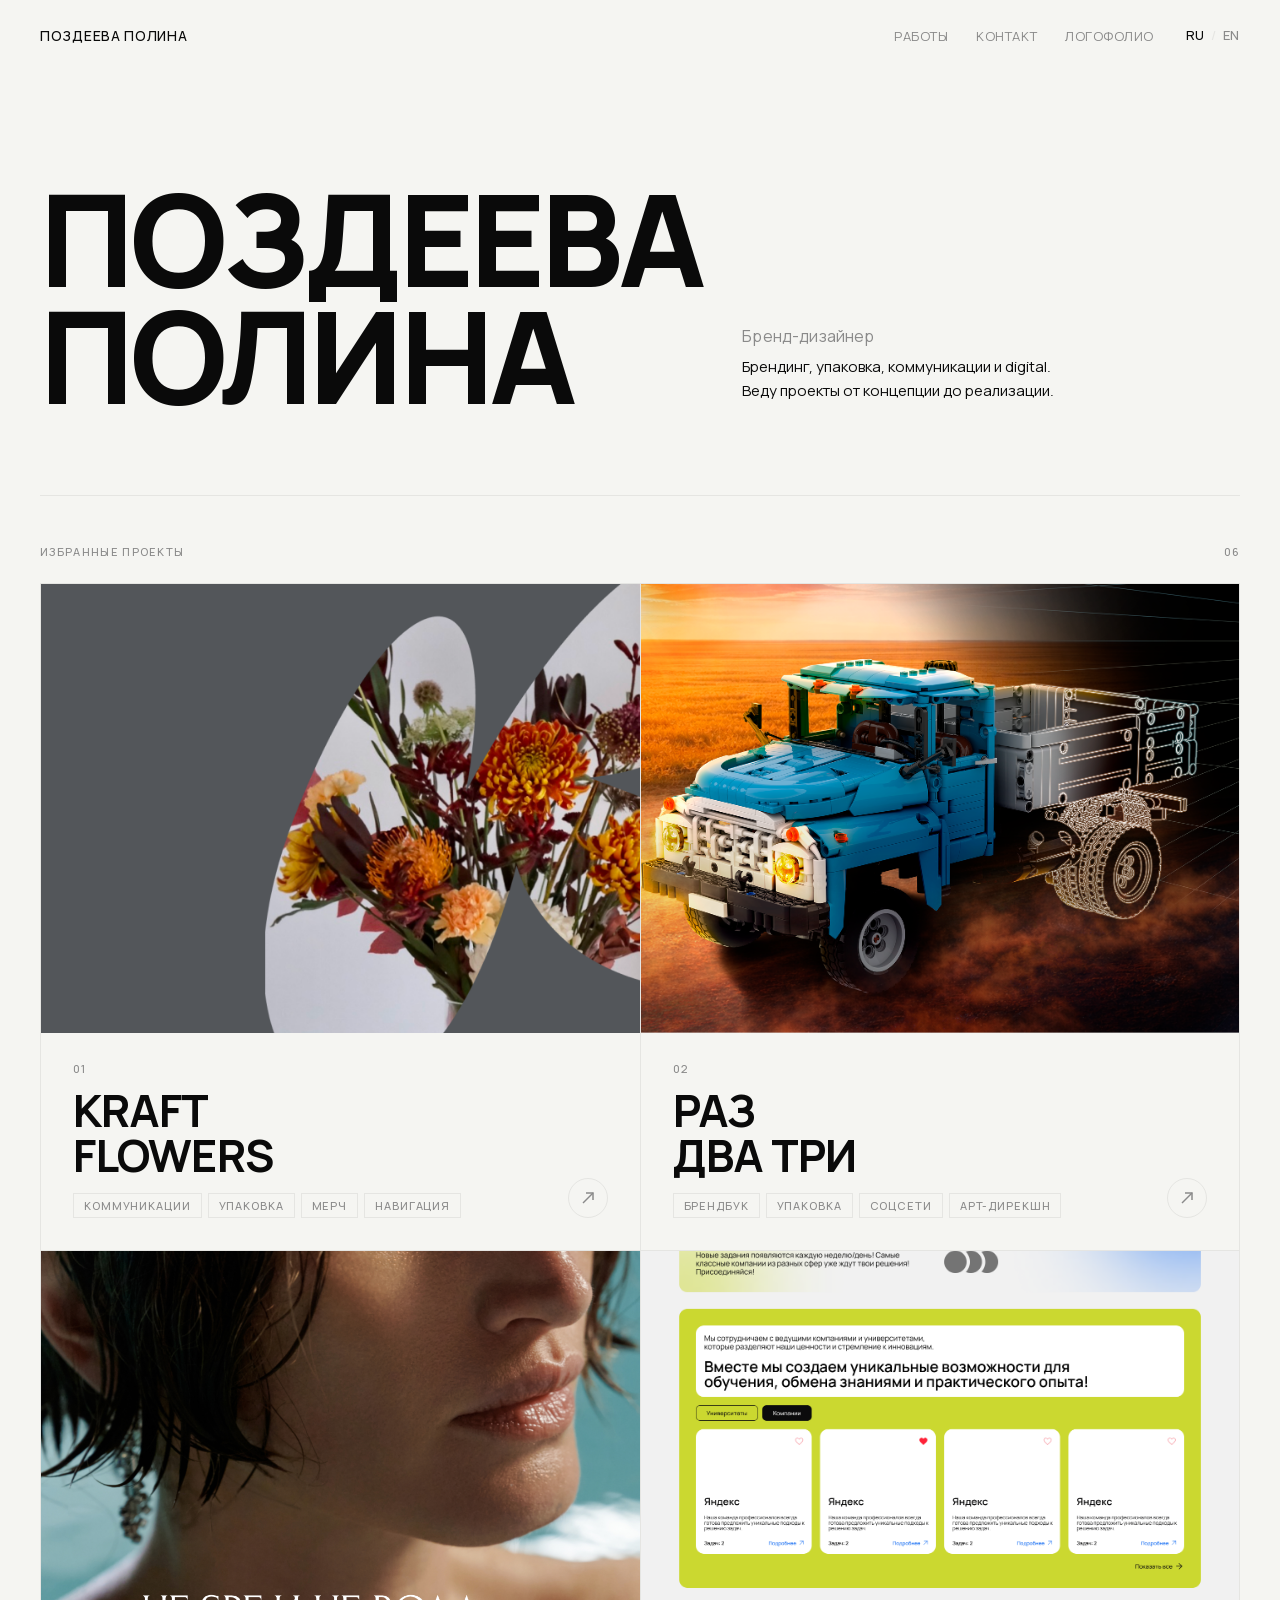
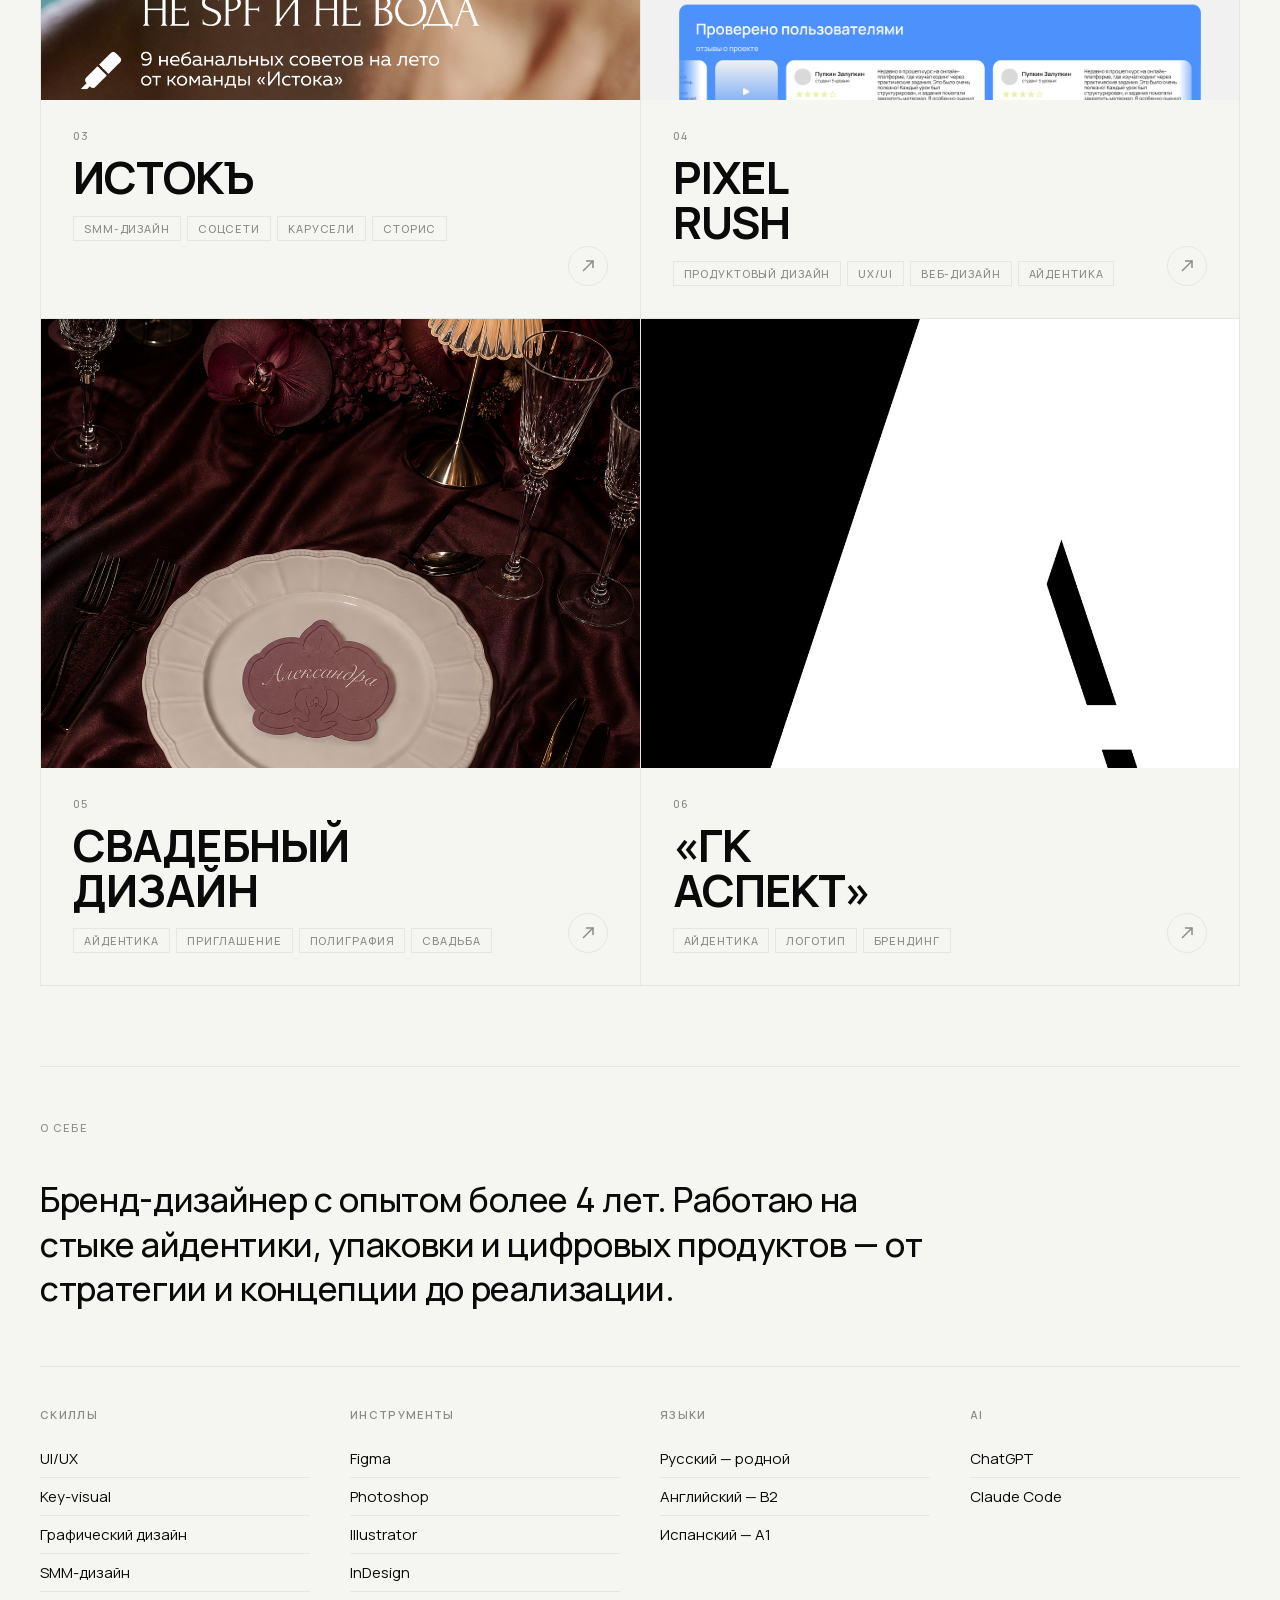
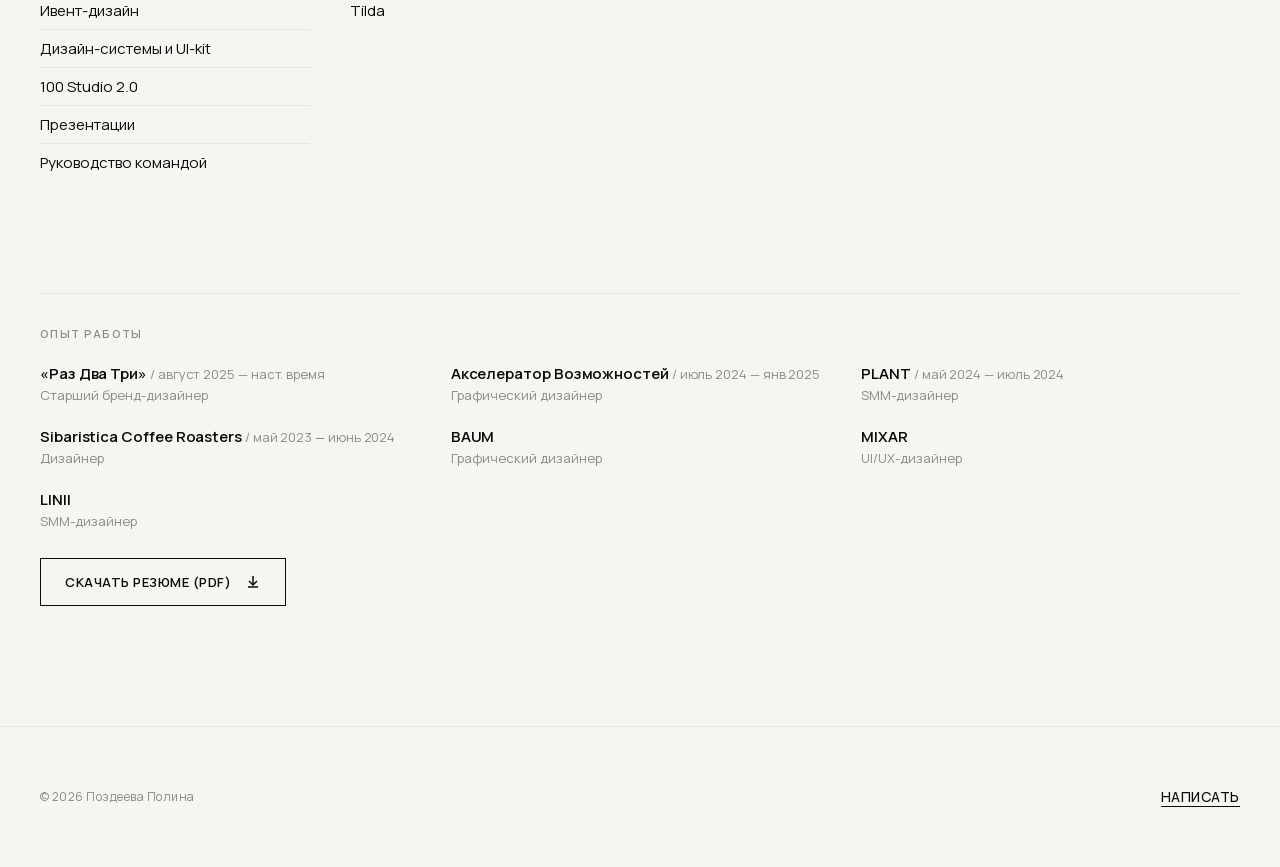
<file: index.html>
<!DOCTYPE html>
<html lang="ru">
<head>
  <meta charset="UTF-8">
  <meta name="viewport" content="width=device-width, initial-scale=1.0">
  <title>Поздеева Полина — Бренд-дизайнер</title>
  <meta name="description" content="Портфолио бренд-дизайнера Полины Поздеевой: брендинг, упаковка, коммуникации и digital. Kraft Flowers, Раз Два Три, Истокъ, PixelRush.">
  <meta property="og:type" content="website">
  <meta property="og:title" content="Поздеева Полина — Бренд-дизайнер">
  <meta property="og:description" content="Брендинг, упаковка, коммуникации и digital — от концепции до реализации.">
  <meta property="og:url" content="https://pauline-p-s.github.io/">
  <meta property="og:image" content="https://pauline-p-s.github.io/img/og.jpg">
  <meta property="og:image:width" content="1200">
  <meta property="og:image:height" content="630">
  <meta property="og:locale" content="ru_RU">
  <meta name="twitter:card" content="summary_large_image">
  <meta name="twitter:title" content="Поздеева Полина — Бренд-дизайнер">
  <meta name="twitter:description" content="Брендинг, упаковка, коммуникации и digital — от концепции до реализации.">
  <meta name="twitter:image" content="https://pauline-p-s.github.io/img/og.jpg">
  <meta name="theme-color" content="#f5f5f2">
  <link rel="stylesheet" href="style.css">
</head>
<body>

  <!-- NAV -->
  <nav class="nav" id="mainNav">
    <a href="index.html" class="nav-name" data-ru="Поздеева Полина" data-en="Pauline Pozdeeva">Поздеева Полина</a>
    <div class="nav-right">
      <ul class="nav-links">
        <li><a href="#cases" data-ru="Работы" data-en="Work">Работы</a></li>
        <li><a href="https://t.me/p_pauline" target="_blank" rel="noopener" data-ru="Контакт" data-en="Contact">Контакт</a></li>
        <li><a href="logofolio/index.html" data-ru="Логофолио" data-en="Logofolio">Логофолио</a></li>
      </ul>
      <div class="lang-switch">
        <button class="lang-btn active" data-lang="ru">RU</button>
        <span class="lang-sep">/</span>
        <button class="lang-btn" data-lang="en">EN</button>
      </div>
    </div>
  </nav>

  <!-- HERO -->
  <section class="hero">
    <h1 class="hero-name" data-ru="Поздеева<br>Полина" data-en="Pauline<br>Pozdeeva">Поздеева<br>Полина</h1>
    <div class="hero-info">
      <p class="hero-role" data-ru="Бренд-дизайнер" data-en="Brand Designer">Бренд-дизайнер</p>
      <p class="hero-desc" data-ru="Брендинг, упаковка, коммуникации и digital. Веду проекты от концепции до реализации." data-en="Branding, packaging, communications and digital. Driving projects from concept to delivery.">Брендинг, упаковка, коммуникации и digital. Веду проекты от концепции до реализации.</p>
    </div>
  </section>

  <div class="divider"></div>

  <!-- CASES -->
  <section id="cases">
    <div class="cases-header">
      <span class="cases-label" data-ru="Избранные проекты" data-en="Selected Work">Избранные проекты</span>
      <span class="cases-count">06</span>
    </div>

    <div class="cases-grid">

      <!-- CASE 1: KRAFT FLOWERS -->
      <a href="kraft-flowers.html" class="case-card">
        <div class="case-thumb">
          <img class="case-thumb-img" src="img/kraft-cover.png" alt="Kraft Flowers — Цветочная подписка">
        </div>
        <div class="case-body">
          <div class="case-num">01</div>
          <div class="case-client">Kraft<br>Flowers</div>
          <div class="case-tags">
            <span class="case-tag" data-ru="Коммуникации" data-en="Communications">Коммуникации</span>
            <span class="case-tag" data-ru="Упаковка" data-en="Packaging">Упаковка</span>
            <span class="case-tag" data-ru="Мерч" data-en="Merch">Мерч</span>
            <span class="case-tag" data-ru="Навигация" data-en="Wayfinding">Навигация</span>
          </div>
        </div>
        <div class="case-arrow">
          <svg viewBox="0 0 16 16"><line x1="3" y1="13" x2="13" y2="3"/><polyline points="6,3 13,3 13,10"/></svg>
        </div>
      </a>

      <!-- CASE 2: РАЗ ДВА ТРИ -->
      <a href="raz-dva-tri.html" class="case-card">
        <div class="case-thumb">
          <img class="case-thumb-img" src="img/123-zil.png" alt="Раз Два Три — конструкторы">
        </div>
        <div class="case-body">
          <div class="case-num">02</div>
          <div class="case-client">Раз<br>Два Три</div>
          <div class="case-tags">
            <span class="case-tag" data-ru="Брендбук" data-en="Brand Book">Брендбук</span>
            <span class="case-tag" data-ru="Упаковка" data-en="Packaging">Упаковка</span>
            <span class="case-tag" data-ru="Соцсети" data-en="Social Media">Соцсети</span>
            <span class="case-tag" data-ru="Арт-дирекшн" data-en="Art Direction">Арт-дирекшн</span>
          </div>
        </div>
        <div class="case-arrow">
          <svg viewBox="0 0 16 16"><line x1="3" y1="13" x2="13" y2="3"/><polyline points="6,3 13,3 13,10"/></svg>
        </div>
      </a>

      <!-- CASE 3: ИСТОКЪ -->
      <a href="istok.html" class="case-card">
        <div class="case-thumb">
          <img class="case-thumb-img" src="img/istok-1.png" alt="Истокъ — SMM-дизайн">
        </div>
        <div class="case-body">
          <div class="case-num">03</div>
          <div class="case-client">Истокъ</div>
          <div class="case-tags">
            <span class="case-tag" data-ru="SMM-дизайн" data-en="SMM Design">SMM-дизайн</span>
            <span class="case-tag" data-ru="Соцсети" data-en="Social Media">Соцсети</span>
            <span class="case-tag" data-ru="Карусели" data-en="Carousels">Карусели</span>
            <span class="case-tag" data-ru="Сторис" data-en="Stories">Сторис</span>
          </div>
        </div>
        <div class="case-arrow">
          <svg viewBox="0 0 16 16"><line x1="3" y1="13" x2="13" y2="3"/><polyline points="6,3 13,3 13,10"/></svg>
        </div>
      </a>

      <!-- CASE 4: PIXELRUSH -->
      <a href="pixelrush.html" class="case-card">
        <div class="case-thumb">
          <img class="case-thumb-img" src="img/pixelrush-concept.png" alt="PixelRush — EdTech-платформа">
        </div>
        <div class="case-body">
          <div class="case-num">04</div>
          <div class="case-client">Pixel<br>Rush</div>
          <div class="case-tags">
            <span class="case-tag" data-ru="Продуктовый дизайн" data-en="Product Design">Продуктовый дизайн</span>
            <span class="case-tag" data-ru="UX/UI" data-en="UX/UI">UX/UI</span>
            <span class="case-tag" data-ru="Веб-дизайн" data-en="Web Design">Веб-дизайн</span>
            <span class="case-tag" data-ru="Айдентика" data-en="Identity">Айдентика</span>
          </div>
        </div>
        <div class="case-arrow">
          <svg viewBox="0 0 16 16"><line x1="3" y1="13" x2="13" y2="3"/><polyline points="6,3 13,3 13,10"/></svg>
        </div>
      </a>

      <!-- CASE 5: WEDDING -->
      <a href="wedding.html" class="case-card">
        <div class="case-thumb">
          <img class="case-thumb-img" src="img/yable-card-m.png" alt="Свадьба Марины и Евгения — айдентика">
        </div>
        <div class="case-body">
          <div class="case-num">05</div>
          <div class="case-client">Свадебный<br>дизайн</div>
          <div class="case-tags">
            <span class="case-tag" data-ru="Айдентика" data-en="Identity">Айдентика</span>
            <span class="case-tag" data-ru="Приглашение" data-en="Invitation">Приглашение</span>
            <span class="case-tag" data-ru="Полиграфия" data-en="Print">Полиграфия</span>
            <span class="case-tag" data-ru="Свадьба" data-en="Wedding">Свадьба</span>
          </div>
        </div>
        <div class="case-arrow">
          <svg viewBox="0 0 16 16"><line x1="3" y1="13" x2="13" y2="3"/><polyline points="6,3 13,3 13,10"/></svg>
        </div>
      </a>

      <!-- CASE 6: АСПЕКТ -->
      <a href="aspect.html" class="case-card">
        <div class="case-thumb">
          <img class="case-thumb-img" src="logofolio/Frame_5.png" alt="ГК «Аспект» — айдентика">
        </div>
        <div class="case-body">
          <div class="case-num">06</div>
          <div class="case-client">«ГК<br>Аспект»</div>
          <div class="case-tags">
            <span class="case-tag" data-ru="Айдентика" data-en="Identity">Айдентика</span>
            <span class="case-tag" data-ru="Логотип" data-en="Logo">Логотип</span>
            <span class="case-tag" data-ru="Брендинг" data-en="Branding">Брендинг</span>
          </div>
        </div>
        <div class="case-arrow">
          <svg viewBox="0 0 16 16"><line x1="3" y1="13" x2="13" y2="3"/><polyline points="6,3 13,3 13,10"/></svg>
        </div>
      </a>

    </div>
  </section>

  <div class="divider" style="margin-top:80px;"></div>

  <!-- ABOUT -->
  <section id="about" class="about">
    <div class="about-header">
      <span class="cases-label" data-ru="О себе" data-en="About">О себе</span>
    </div>
    <div class="about-grid">
      <div class="about-intro">
        <p class="about-lead"
           data-ru="Бренд-дизайнер с опытом более 4 лет. Работаю на стыке айдентики, упаковки и цифровых продуктов — от стратегии и концепции до реализации."
           data-en="Brand designer with 4+ years of experience. Working at the intersection of identity, packaging and digital products — from strategy and concept to delivery.">
          Бренд-дизайнер с опытом более 4 лет. Работаю на стыке айдентики, упаковки и цифровых продуктов — от стратегии и концепции до реализации.
        </p>
      </div>

      <div class="about-cols">
        <div class="about-col">
          <h3 class="about-col-title" data-ru="Скиллы" data-en="Skills">Скиллы</h3>
          <ul class="about-list">
            <li data-ru="UI/UX" data-en="UI/UX">UI/UX</li>
            <li data-ru="Key-visual" data-en="Key-visual">Key-visual</li>
            <li data-ru="Графический дизайн" data-en="Graphic design">Графический дизайн</li>
            <li data-ru="SMM-дизайн" data-en="SMM design">SMM-дизайн</li>
            <li data-ru="Ивент-дизайн" data-en="Event design">Ивент-дизайн</li>
            <li data-ru="Дизайн-системы и UI-kit" data-en="Design systems & UI-kits">Дизайн-системы и UI-kit</li>
            <li data-ru="100 Studio 2.0" data-en="100 Studio 2.0">100 Studio 2.0</li>
            <li data-ru="Презентации" data-en="Presentations">Презентации</li>
            <li data-ru="Руководство командой" data-en="Team leadership">Руководство командой</li>
          </ul>
        </div>

        <div class="about-col">
          <h3 class="about-col-title" data-ru="Инструменты" data-en="Tools">Инструменты</h3>
          <ul class="about-list">
            <li>Figma</li>
            <li>Photoshop</li>
            <li>Illustrator</li>
            <li>InDesign</li>
            <li>Tilda</li>
          </ul>
        </div>

        <div class="about-col">
          <h3 class="about-col-title" data-ru="Языки" data-en="Languages">Языки</h3>
          <ul class="about-list">
            <li data-ru="Русский — родной" data-en="Russian — native">Русский — родной</li>
            <li data-ru="Английский — B2" data-en="English — B2">Английский — B2</li>
            <li data-ru="Испанский — A1" data-en="Spanish — A1">Испанский — A1</li>
          </ul>
        </div>

        <div class="about-col">
          <h3 class="about-col-title">AI</h3>
          <ul class="about-list">
            <li>ChatGPT</li>
            <li>Claude Code</li>
          </ul>
        </div>
      </div>

      <!-- EXPERIENCE -->
      <div class="exp">
        <div class="exp-title" data-ru="Опыт работы" data-en="Work Experience">Опыт работы</div>

        <div class="exp-grid">
          <div class="exp-job">
            <div class="exp-co">«Раз Два Три» <span class="exp-dates" data-ru="/ август 2025 — наст. время" data-en="/ Aug 2025 — present">/ август 2025 — наст. время</span></div>
            <div class="exp-role" data-ru="Старший бренд-дизайнер" data-en="Senior Brand Designer">Старший бренд-дизайнер</div>
          </div>

          <div class="exp-job">
            <div class="exp-co">Акселератор Возможностей <span class="exp-dates" data-ru="/ июль 2024 — янв 2025" data-en="/ Jul 2024 — Jan 2025">/ июль 2024 — янв 2025</span></div>
            <div class="exp-role" data-ru="Графический дизайнер" data-en="Graphic Designer">Графический дизайнер</div>
          </div>

          <div class="exp-job">
            <div class="exp-co">PLANT <span class="exp-dates" data-ru="/ май 2024 — июль 2024" data-en="/ May 2024 — Jul 2024">/ май 2024 — июль 2024</span></div>
            <div class="exp-role" data-ru="SMM-дизайнер" data-en="SMM Designer">SMM-дизайнер</div>
          </div>

          <div class="exp-job">
            <div class="exp-co">Sibaristica Coffee Roasters <span class="exp-dates" data-ru="/ май 2023 — июнь 2024" data-en="/ May 2023 — Jun 2024">/ май 2023 — июнь 2024</span></div>
            <div class="exp-role" data-ru="Дизайнер" data-en="Designer">Дизайнер</div>
          </div>

          <div class="exp-job">
            <div class="exp-co">BAUM</div>
            <div class="exp-role" data-ru="Графический дизайнер" data-en="Graphic Designer">Графический дизайнер</div>
          </div>

          <div class="exp-job">
            <div class="exp-co">MIXAR</div>
            <div class="exp-role" data-ru="UI/UX-дизайнер" data-en="UI/UX Designer">UI/UX-дизайнер</div>
          </div>

          <div class="exp-job">
            <div class="exp-co">LINII</div>
            <div class="exp-role" data-ru="SMM-дизайнер" data-en="SMM Designer">SMM-дизайнер</div>
          </div>
        </div>

        <a href="cv/Pauline-Pozdeeva-CV.pdf" download class="logofolio-link exp-cv-link" style="padding:14px 24px;font-size:13px;">
          <span data-ru="Скачать резюме (PDF)" data-en="Download résumé (PDF)">Скачать резюме (PDF)</span>
          <svg viewBox="0 0 16 16"><line x1="8" y1="2" x2="8" y2="10"/><polyline points="4,7 8,11 12,7"/><line x1="3" y1="13" x2="13" y2="13"/></svg>
        </a>
      </div>
    </div>
  </section>

  <!-- FOOTER -->
  <footer class="footer">
    <span class="footer-copy" data-ru="© 2026 Поздеева Полина" data-en="© 2026 Pauline Pozdeeva">© 2026 Поздеева Полина</span>
    <div class="footer-contact">
      <a href="https://t.me/p_pauline" target="_blank" rel="noopener" data-ru="Написать" data-en="Get in touch">Написать</a>
    </div>
  </footer>

  <script src="lang.js"></script>
  <script>
    // Nav scroll state
    const nav = document.getElementById('mainNav');
    window.addEventListener('scroll', () => {
      nav.classList.toggle('scrolled', window.scrollY > 10);
    });
  </script>
</body>
</html>
</file>
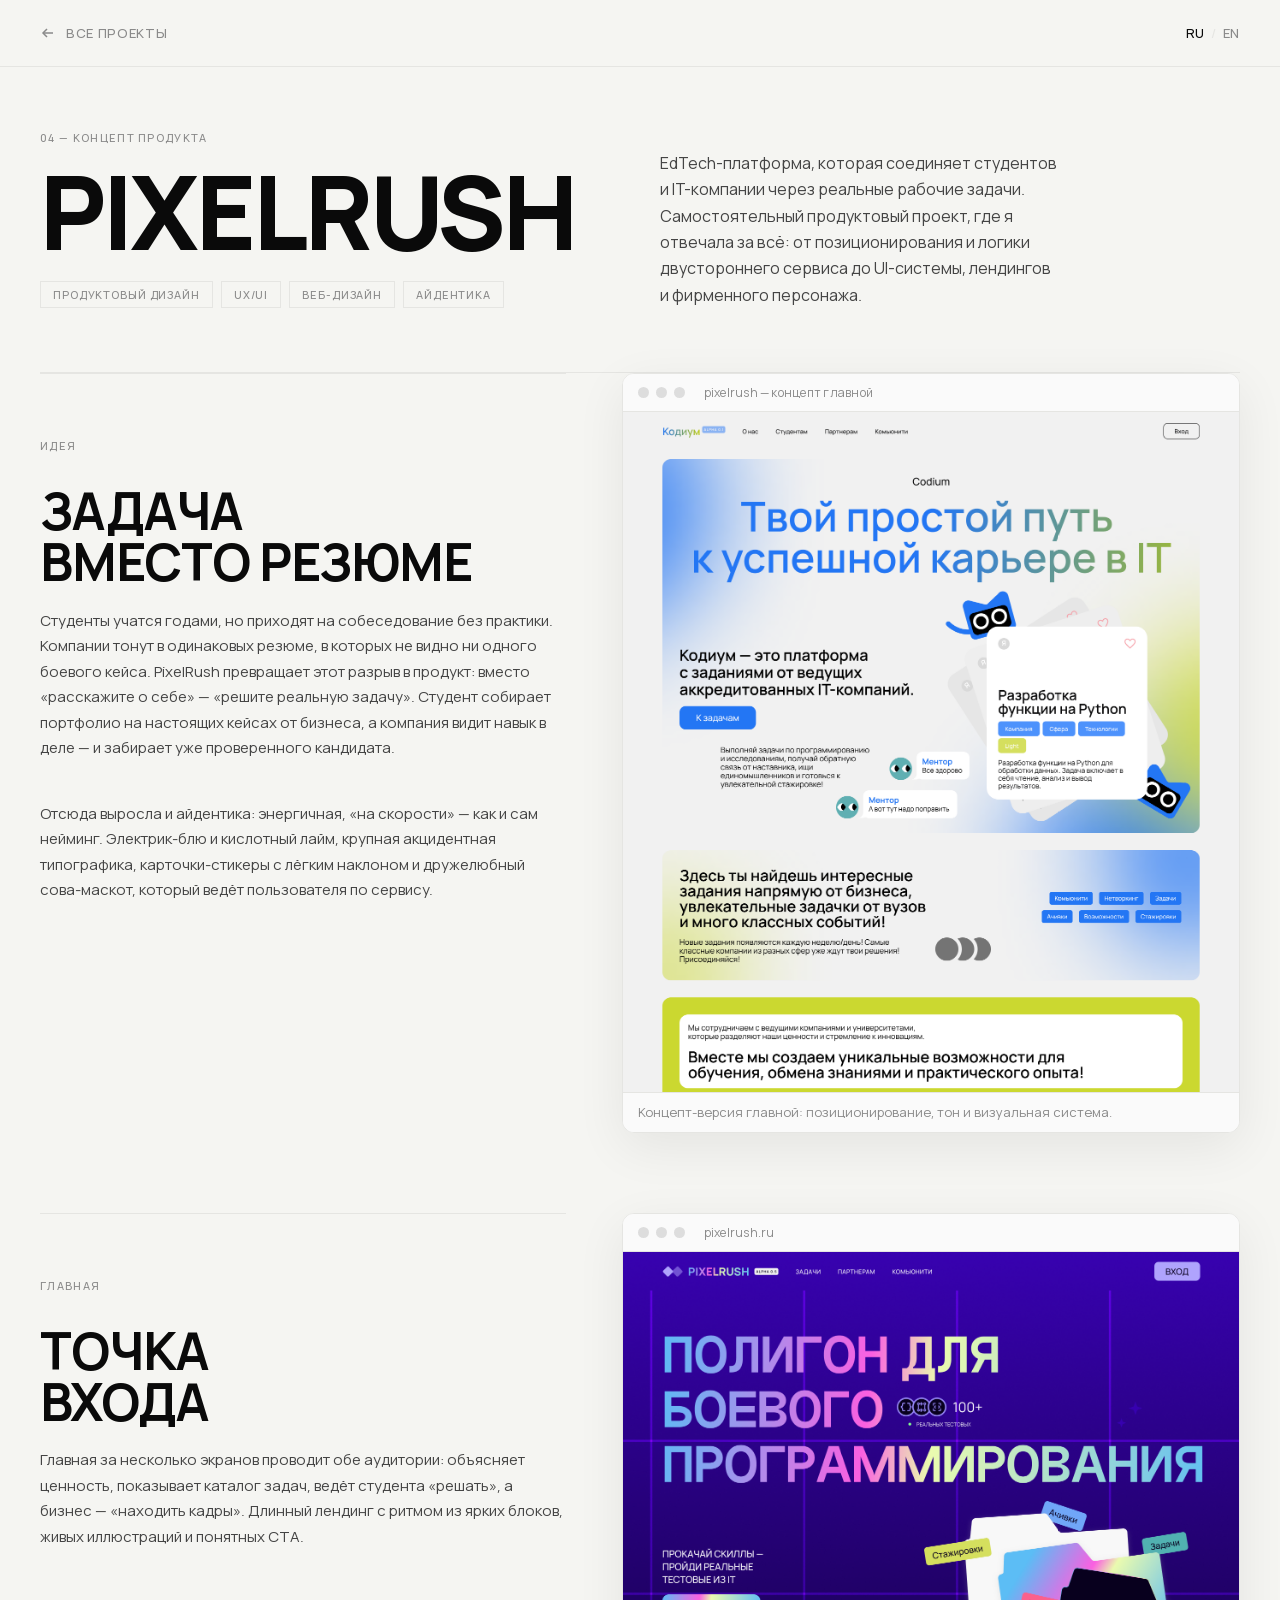
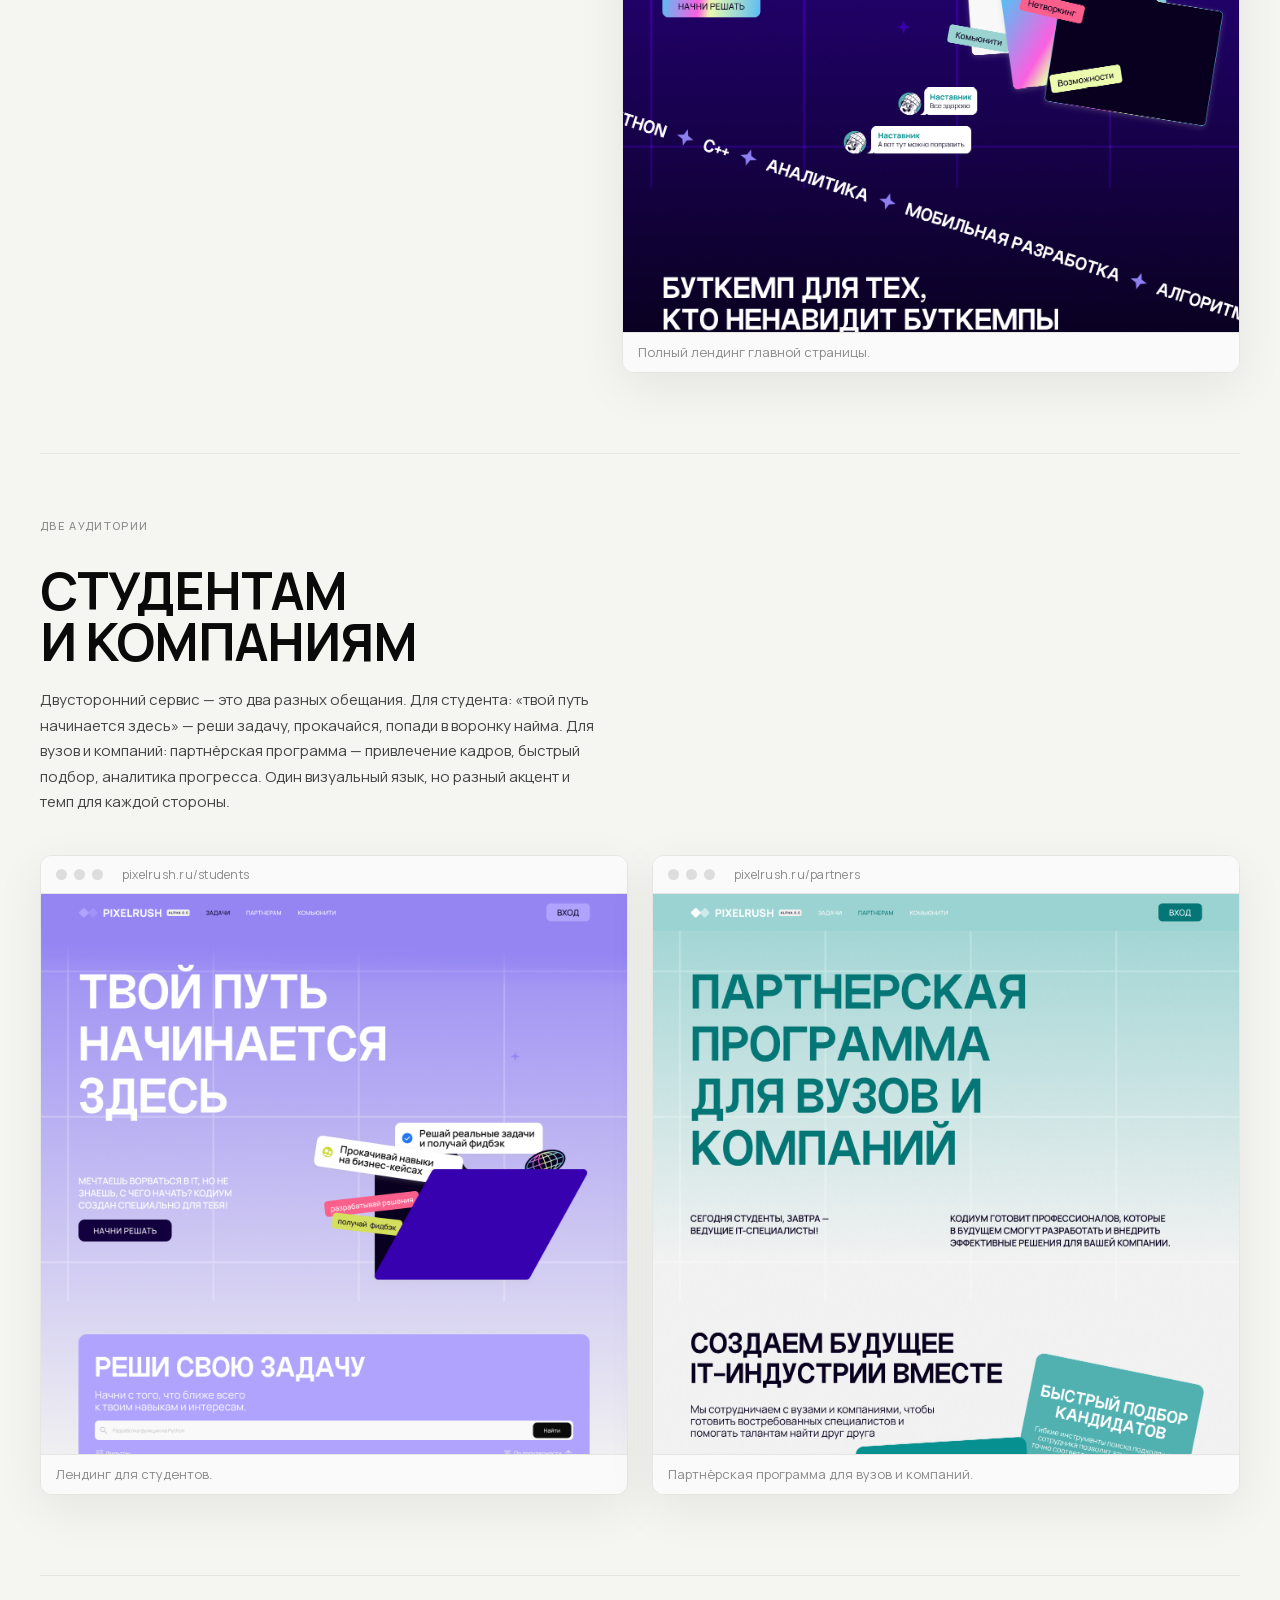
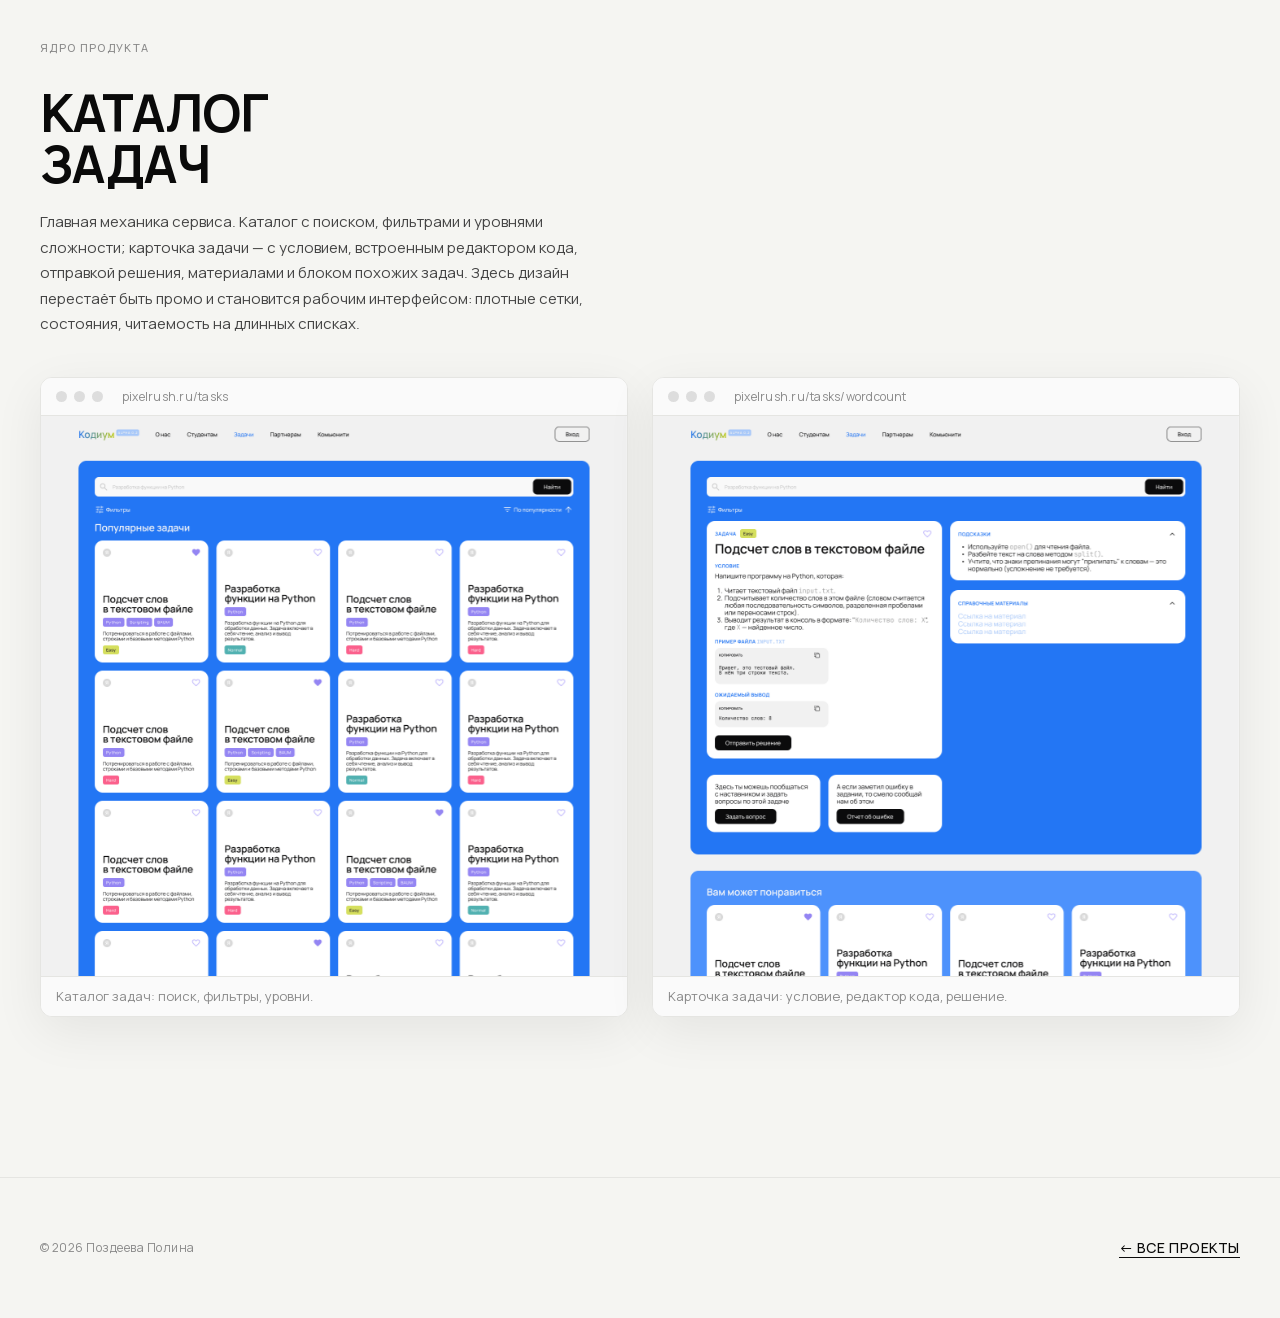
<file: pixelrush.html>
<!DOCTYPE html>
<html lang="ru">
<head>
  <meta charset="UTF-8">
  <meta name="viewport" content="width=device-width, initial-scale=1.0">
  <title>PixelRush — Поздеева Полина</title>
  <meta name="description" content="PixelRush — концепт EdTech-платформы, соединяющей студентов и IT-компании через реальные задачи. Позиционирование, UX/UI, веб-дизайн и айдентика.">
  <meta property="og:type" content="article">
  <meta property="og:title" content="PixelRush — кейс Полины Поздеевой">
  <meta property="og:description" content="Концепт EdTech-платформы: позиционирование, двусторонний UX/UI, веб-дизайн и фирменный маскот.">
  <meta property="og:url" content="https://pauline-p-s.github.io/pixelrush.html">
  <meta property="og:image" content="https://pauline-p-s.github.io/img/og.jpg">
  <meta property="og:image:width" content="1200">
  <meta property="og:image:height" content="630">
  <meta property="og:locale" content="ru_RU">
  <meta name="twitter:card" content="summary_large_image">
  <meta name="twitter:title" content="PixelRush — кейс Полины Поздеевой">
  <meta name="twitter:image" content="https://pauline-p-s.github.io/img/og.jpg">
  <meta name="theme-color" content="#f5f5f2">
  <link rel="stylesheet" href="style.css">
  <style>
    .pr-grid {
      display: grid;
      grid-template-columns: 1fr 1fr;
      gap: 24px;
    }
    @media (max-width: 820px) { .pr-grid { grid-template-columns: 1fr; } }

    .browser-frame {
      border: 1px solid var(--grey-light);
      border-radius: 12px;
      overflow: hidden;
      background: #fff;
      box-shadow: 0 14px 50px rgba(0,0,0,0.07);
    }
    .browser-bar {
      height: 38px;
      display: flex;
      align-items: center;
      gap: 7px;
      padding: 0 15px;
      border-bottom: 1px solid var(--grey-light);
      background: #fafafa;
      flex-shrink: 0;
    }
    .browser-bar i { width: 11px; height: 11px; border-radius: 50%; background: #ddd; display: block; }
    .browser-bar .browser-url {
      margin-left: 12px;
      font-size: 12px;
      color: var(--grey);
      letter-spacing: 0.02em;
    }
    .browser-scroll {
      height: 560px;
      overflow-y: auto;
      line-height: 0;
      background: #fff;
    }
    .browser-scroll img { width: 100%; height: auto; object-fit: initial; display: block; }
    .browser-scroll::-webkit-scrollbar { width: 9px; }
    .browser-scroll::-webkit-scrollbar-track { background: transparent; }
    .browser-scroll::-webkit-scrollbar-thumb { background: rgba(0,0,0,0.16); border-radius: 5px; }
    .browser-cap {
      display: flex;
      align-items: center;
      justify-content: space-between;
      gap: 12px;
      font-size: 13px;
      color: var(--grey);
      padding: 11px 15px;
      border-top: 1px solid var(--grey-light);
      background: #fafafa;
      line-height: 1.3;
    }
    .browser-cap a {
      flex-shrink: 0;
      font-weight: 500;
      color: var(--black);
      border-bottom: 1px solid var(--black);
      white-space: nowrap;
    }
    .browser-frame.is-tall .browser-scroll { height: 680px; }

    /* text-left / media-right split */
    .pr-split {
      display: grid;
      grid-template-columns: 0.85fr 1fr;
      gap: 56px;
      align-items: start;
    }
    .pr-split .pr-split-media { position: sticky; top: 100px; }
    @media (max-width: 900px) {
      .pr-split { grid-template-columns: 1fr; gap: 28px; }
      .pr-split .pr-split-media { position: static; }
    }
  </style>
</head>
<body>

  <nav class="case-page-nav">
    <a href="index.html" class="back-link">
      <svg viewBox="0 0 16 16"><line x1="13" y1="8" x2="3" y2="8"/><polyline points="7,4 3,8 7,12"/></svg>
      <span data-ru="Все проекты" data-en="All work">Все проекты</span>
    </a>
    <div class="lang-switch">
      <button class="lang-btn active" data-lang="ru">RU</button>
      <span class="lang-sep">/</span>
      <button class="lang-btn" data-lang="en">EN</button>
    </div>
  </nav>

  <header class="case-hero">
    <div class="case-hero-meta">
      <div class="case-hero-index">04 — <span data-ru="Концепт продукта" data-en="Product Concept">Концепт продукта</span></div>
      <h1 class="case-hero-title">PixelRush</h1>
      <div class="case-hero-tags">
        <span class="case-hero-tag" data-ru="Продуктовый дизайн" data-en="Product Design">Продуктовый дизайн</span>
        <span class="case-hero-tag" data-ru="UX/UI" data-en="UX/UI">UX/UI</span>
        <span class="case-hero-tag" data-ru="Веб-дизайн" data-en="Web Design">Веб-дизайн</span>
        <span class="case-hero-tag" data-ru="Айдентика" data-en="Identity">Айдентика</span>
      </div>
    </div>
    <div>
      <p class="case-hero-desc"
         data-ru="EdTech-платформа, которая соединяет студентов и IT-компании через реальные рабочие задачи. Самостоятельный продуктовый проект, где я отвечала за всё: от позиционирования и логики двустороннего сервиса до UI-системы, лендингов и фирменного персонажа."
         data-en="An EdTech platform that connects students and IT companies through real-world tasks. A self-driven product project where I owned everything: from positioning and the two-sided service logic to the UI system, landing pages and a brand character.">
        EdTech-платформа, которая соединяет студентов и IT-компании через реальные рабочие задачи. Самостоятельный продуктовый проект, где я отвечала за всё: от позиционирования и логики двустороннего сервиса до UI-системы, лендингов и фирменного персонажа.
      </p>
    </div>
  </header>

  <div class="divider"></div>

  <!-- CONCEPT / POSITIONING -->
  <section class="case-section">
    <div class="pr-split">
      <div class="pr-split-text">
        <div class="case-section-label" data-ru="Идея" data-en="The Idea">Идея</div>
        <h2 class="case-section-title" data-ru="Задача<br>вместо резюме" data-en="A Task,<br>Not a Résumé">Задача<br>вместо резюме</h2>
        <p class="case-section-text"
           data-ru="Студенты учатся годами, но приходят на собеседование без практики. Компании тонут в одинаковых резюме, в которых не видно ни одного боевого кейса. PixelRush превращает этот разрыв в продукт: вместо «расскажите о себе» — «решите реальную задачу». Студент собирает портфолио на настоящих кейсах от бизнеса, а компания видит навык в деле — и забирает уже проверенного кандидата."
           data-en="Students study for years but show up to interviews without practice. Companies drown in identical résumés that show no real work. PixelRush turns that gap into a product: instead of 'tell us about yourself' — 'solve a real task'. Students build a portfolio on actual business cases, while companies see the skill in action and hire an already-vetted candidate.">
          Студенты учатся годами, но приходят на собеседование без практики. Компании тонут в одинаковых резюме, в которых не видно ни одного боевого кейса. PixelRush превращает этот разрыв в продукт: вместо «расскажите о себе» — «решите реальную задачу». Студент собирает портфолио на настоящих кейсах от бизнеса, а компания видит навык в деле — и забирает уже проверенного кандидата.
        </p>
        <p class="case-section-text" style="margin-top:18px;"
           data-ru="Отсюда выросла и айдентика: энергичная, «на скорости» — как и сам нейминг. Электрик-блю и кислотный лайм, крупная акцидентная типографика, карточки-стикеры с лёгким наклоном и дружелюбный сова-маскот, который ведёт пользователя по сервису."
           data-en="The identity grew from the same idea: energetic, 'at speed' — just like the name. Electric blue and acid lime, bold display type, sticker-cards at a slight tilt, and a friendly owl mascot that guides the user through the service.">
          Отсюда выросла и айдентика: энергичная, «на скорости» — как и сам нейминг. Электрик-блю и кислотный лайм, крупная акцидентная типографика, карточки-стикеры с лёгким наклоном и дружелюбный сова-маскот, который ведёт пользователя по сервису.
        </p>
      </div>
      <div class="pr-split-media">
        <div class="browser-frame is-tall">
          <div class="browser-bar"><i></i><i></i><i></i><span class="browser-url">pixelrush — концепт главной</span></div>
          <div class="browser-scroll"><img src="img/pixelrush-concept.png" alt="PixelRush — концепт главной страницы"></div>
          <div class="browser-cap">
            <span data-ru="Концепт-версия главной: позиционирование, тон и визуальная система." data-en="Concept version of the home page: positioning, tone and visual system.">Концепт-версия главной: позиционирование, тон и визуальная система.</span>
          </div>
        </div>
      </div>
    </div>
  </section>

  <!-- HOME PAGE -->
  <section class="case-section">
    <div class="pr-split">
      <div class="pr-split-text">
        <div class="case-section-label" data-ru="Главная" data-en="Home">Главная</div>
        <h2 class="case-section-title" data-ru="Точка<br>входа" data-en="The Entry<br>Point">Точка<br>входа</h2>
        <p class="case-section-text"
           data-ru="Главная за несколько экранов проводит обе аудитории: объясняет ценность, показывает каталог задач, ведёт студента «решать», а бизнес — «находить кадры». Длинный лендинг с ритмом из ярких блоков, живых иллюстраций и понятных CTA."
           data-en="In a few screens the home page guides both audiences: it explains the value, shows the task catalogue, sends students to 'solve' and businesses to 'find talent'. A long landing with a rhythm of bright blocks, playful illustration and clear CTAs.">
          Главная за несколько экранов проводит обе аудитории: объясняет ценность, показывает каталог задач, ведёт студента «решать», а бизнес — «находить кадры». Длинный лендинг с ритмом из ярких блоков, живых иллюстраций и понятных CTA.
        </p>
      </div>
      <div class="pr-split-media">
        <div class="browser-frame is-tall">
          <div class="browser-bar"><i></i><i></i><i></i><span class="browser-url">pixelrush.ru</span></div>
          <div class="browser-scroll"><img src="img/pixelrush-home.png" alt="PixelRush — главная страница, полный лендинг"></div>
          <div class="browser-cap">
            <span data-ru="Полный лендинг главной страницы." data-en="Full home page landing.">Полный лендинг главной страницы.</span>
          </div>
        </div>
      </div>
    </div>
  </section>

  <!-- TWO AUDIENCES -->
  <section class="case-section">
    <div class="case-section-label" data-ru="Две аудитории" data-en="Two Audiences">Две аудитории</div>
    <h2 class="case-section-title" data-ru="Студентам<br>и компаниям" data-en="Students<br>&amp; Companies">Студентам<br>и компаниям</h2>
    <p class="case-section-text"
       data-ru="Двусторонний сервис — это два разных обещания. Для студента: «твой путь начинается здесь» — реши задачу, прокачайся, попади в воронку найма. Для вузов и компаний: партнёрская программа — привлечение кадров, быстрый подбор, аналитика прогресса. Один визуальный язык, но разный акцент и темп для каждой стороны."
       data-en="A two-sided service is two different promises. For students: 'your path starts here' — solve a task, level up, enter the hiring funnel. For universities and companies: a partner programme — talent attraction, fast sourcing, progress analytics. One visual language, but a different accent and pace for each side.">
      Двусторонний сервис — это два разных обещания. Для студента: «твой путь начинается здесь» — реши задачу, прокачайся, попади в воронку найма. Для вузов и компаний: партнёрская программа — привлечение кадров, быстрый подбор, аналитика прогресса. Один визуальный язык, но разный акцент и темп для каждой стороны.
    </p>
    <div class="pr-grid" style="margin-top:28px;">
      <div class="browser-frame">
        <div class="browser-bar"><i></i><i></i><i></i><span class="browser-url">pixelrush.ru/students</span></div>
        <div class="browser-scroll"><img src="img/pixelrush-students.png" alt="PixelRush — страница для студентов"></div>
        <div class="browser-cap">
          <span data-ru="Лендинг для студентов." data-en="Students landing.">Лендинг для студентов.</span>
        </div>
      </div>
      <div class="browser-frame">
        <div class="browser-bar"><i></i><i></i><i></i><span class="browser-url">pixelrush.ru/partners</span></div>
        <div class="browser-scroll"><img src="img/pixelrush-companies.png" alt="PixelRush — страница для вузов и компаний"></div>
        <div class="browser-cap">
          <span data-ru="Партнёрская программа для вузов и компаний." data-en="Partner programme for universities and companies.">Партнёрская программа для вузов и компаний.</span>
        </div>
      </div>
    </div>
  </section>

  <!-- TASKS -->
  <section class="case-section">
    <div class="case-section-label" data-ru="Ядро продукта" data-en="Product Core">Ядро продукта</div>
    <h2 class="case-section-title" data-ru="Каталог<br>задач" data-en="Task<br>Catalogue">Каталог<br>задач</h2>
    <p class="case-section-text"
       data-ru="Главная механика сервиса. Каталог с поиском, фильтрами и уровнями сложности; карточка задачи — с условием, встроенным редактором кода, отправкой решения, материалами и блоком похожих задач. Здесь дизайн перестаёт быть промо и становится рабочим интерфейсом: плотные сетки, состояния, читаемость на длинных списках."
       data-en="The core mechanic of the service. A catalogue with search, filters and difficulty levels; a task page with the brief, a built-in code editor, solution submission, materials and a 'related tasks' block. Here design stops being promo and becomes a working interface: dense grids, states, legibility across long lists.">
      Главная механика сервиса. Каталог с поиском, фильтрами и уровнями сложности; карточка задачи — с условием, встроенным редактором кода, отправкой решения, материалами и блоком похожих задач. Здесь дизайн перестаёт быть промо и становится рабочим интерфейсом: плотные сетки, состояния, читаемость на длинных списках.
    </p>
    <div class="pr-grid" style="margin-top:28px;">
      <div class="browser-frame">
        <div class="browser-bar"><i></i><i></i><i></i><span class="browser-url">pixelrush.ru/tasks</span></div>
        <div class="browser-scroll"><img src="img/pixelrush-tasks.png" alt="PixelRush — каталог задач"></div>
        <div class="browser-cap">
          <span data-ru="Каталог задач: поиск, фильтры, уровни." data-en="Task catalogue: search, filters, levels.">Каталог задач: поиск, фильтры, уровни.</span>
        </div>
      </div>
      <div class="browser-frame">
        <div class="browser-bar"><i></i><i></i><i></i><span class="browser-url">pixelrush.ru/tasks/wordcount</span></div>
        <div class="browser-scroll"><img src="img/pixelrush-task-open.png" alt="PixelRush — открытая карточка задачи с редактором кода"></div>
        <div class="browser-cap">
          <span data-ru="Карточка задачи: условие, редактор кода, решение." data-en="Task page: brief, code editor, submission.">Карточка задачи: условие, редактор кода, решение.</span>
        </div>
      </div>
    </div>
  </section>

  <footer class="footer">
    <span class="footer-copy" data-ru="© 2026 Поздеева Полина" data-en="© 2026 Pauline Pozdeeva">© 2026 Поздеева Полина</span>
    <a href="index.html" style="font-size:14px;font-weight:500;letter-spacing:0.04em;text-transform:uppercase;border-bottom:1px solid var(--black);">
      <span data-ru="← Все проекты" data-en="← All work">← Все проекты</span>
    </a>
  </footer>

  <script src="lang.js"></script>
  <script src="gallery.js"></script>
</body>
</html>
</file>
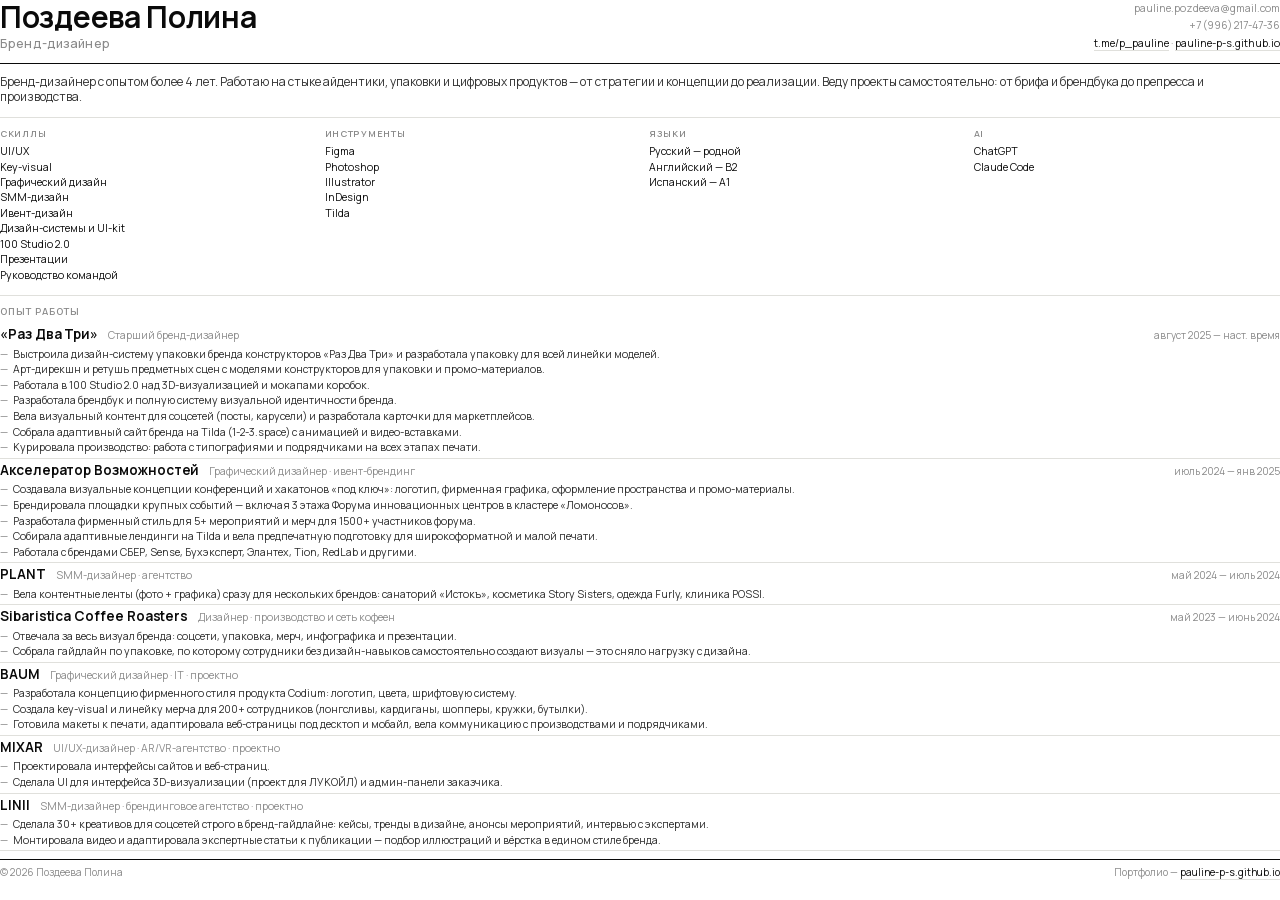
<file: cv/cv.html>
<!DOCTYPE html>
<html lang="ru">
<head>
<meta charset="UTF-8">
<title>Поздеева Полина — CV</title>
<style>
  @font-face {
    font-family: 'Hauora';
    src: url('../fonts/HauoraGX.ttf') format('truetype');
    font-weight: 100 900;
    font-style: normal;
  }
  * { box-sizing: border-box; margin: 0; padding: 0; }
  :root {
    --black: #0a0a0a;
    --grey: #8a8a8a;
    --grey-light: #e0e0dc;
  }
  @page { size: A4; margin: 7mm 16mm 7mm 16mm; }
  html, body { font-family: 'Hauora', Arial, sans-serif; color: var(--black); font-size: 11.5px; }
  body { font-variation-settings: 'wght' 400; line-height: 1.28; -webkit-font-smoothing: antialiased; }

  .head { display: flex; justify-content: space-between; align-items: flex-end; padding-bottom: 11px; border-bottom: 1.4px solid var(--black); }
  .head-name { font-size: 30px; font-variation-settings: 'wght' 650; letter-spacing: -0.01em; line-height: 1.02; }
  .head-role { font-size: 12.5px; font-variation-settings: 'wght' 500; color: var(--grey); margin-top: 3px; letter-spacing: 0.01em; }
  .head-contact { text-align: right; font-size: 10.5px; color: var(--grey); line-height: 1.65; }
  .head-contact a { color: var(--black); text-decoration: none; border-bottom: 1px solid var(--grey-light); }

  .lead { font-size: 12px; color: #333; max-width: 100%; padding: 10px 0 12px; border-bottom: 1px solid var(--grey-light); }

  .grid4 { display: grid; grid-template-columns: repeat(4, 1fr); gap: 18px; padding: 10px 0 12px; border-bottom: 1px solid var(--grey-light); }
  .grid4 h3 { font-size: 9px; text-transform: uppercase; letter-spacing: 0.08em; color: var(--grey); font-variation-settings: 'wght' 600; margin-bottom: 5px; }
  .grid4 ul { list-style: none; }
  .grid4 li { font-size: 10.5px; padding: 1px 0; }

  .section-title { font-size: 9.5px; text-transform: uppercase; letter-spacing: 0.1em; color: var(--grey); font-variation-settings: 'wght' 600; margin: 10px 0 5px; }

  .job { padding: 3px 0; border-bottom: 1px solid var(--grey-light); }
  .job:last-child { border-bottom: none; }
  .job-head { display: flex; align-items: baseline; gap: 10px; flex-wrap: wrap; }
  .job-co { font-size: 13.5px; font-variation-settings: 'wght' 650; letter-spacing: -0.005em; }
  .job-role { font-size: 10.5px; color: var(--grey); }
  .job-dates { margin-left: auto; font-size: 10px; color: var(--grey); white-space: nowrap; }
  .job-list { list-style: none; margin-top: 4px; display: grid; gap: 2px; }
  .job-list li { font-size: 10.5px; line-height: 1.3; color: #2a2a2a; padding-left: 13px; position: relative; }
  .job-list li::before { content: "—"; position: absolute; left: 0; color: var(--grey); }

  .foot { margin-top: 8px; padding-top: 6px; border-top: 1.4px solid var(--black); display: flex; justify-content: space-between; font-size: 10px; color: var(--grey); }
  .foot a { color: var(--black); text-decoration: none; border-bottom: 1px solid var(--grey-light); }
</style>
</head>
<body>

  <div class="head">
    <div>
      <div class="head-name">Поздеева Полина</div>
      <div class="head-role">Бренд-дизайнер</div>
    </div>
    <div class="head-contact">
      pauline.pozdeeva@gmail.com<br>
      +7 (996) 217-47-36<br>
      <a href="https://t.me/p_pauline">t.me/p_pauline</a> · <a href="https://pauline-p-s.github.io/">pauline-p-s.github.io</a>
    </div>
  </div>

  <p class="lead">Бренд-дизайнер с опытом более 4 лет. Работаю на стыке айдентики, упаковки и цифровых продуктов — от стратегии и концепции до реализации. Веду проекты самостоятельно: от брифа и брендбука до препресса и производства.</p>

  <div class="grid4">
    <div>
      <h3>Скиллы</h3>
      <ul>
        <li>UI/UX</li>
        <li>Key-visual</li>
        <li>Графический дизайн</li>
        <li>SMM-дизайн</li>
        <li>Ивент-дизайн</li>
        <li>Дизайн-системы и UI-kit</li>
        <li>100 Studio 2.0</li>
        <li>Презентации</li>
        <li>Руководство командой</li>
      </ul>
    </div>
    <div>
      <h3>Инструменты</h3>
      <ul>
        <li>Figma</li>
        <li>Photoshop</li>
        <li>Illustrator</li>
        <li>InDesign</li>
        <li>Tilda</li>
      </ul>
    </div>
    <div>
      <h3>Языки</h3>
      <ul>
        <li>Русский — родной</li>
        <li>Английский — B2</li>
        <li>Испанский — A1</li>
      </ul>
    </div>
    <div>
      <h3>AI</h3>
      <ul>
        <li>ChatGPT</li>
        <li>Claude Code</li>
      </ul>
    </div>
  </div>

  <div class="section-title">Опыт работы</div>

  <div class="job">
    <div class="job-head">
      <span class="job-co">«Раз Два Три»</span>
      <span class="job-role">Старший бренд-дизайнер</span>
      <span class="job-dates">август 2025 — наст. время</span>
    </div>
    <ul class="job-list">
      <li>Выстроила дизайн-систему упаковки бренда конструкторов «Раз Два Три» и разработала упаковку для всей линейки моделей.</li>
      <li>Арт-дирекшн и ретушь предметных сцен с моделями конструкторов для упаковки и промо-материалов.</li>
      <li>Работала в 100 Studio 2.0 над 3D-визуализацией и мокапами коробок.</li>
      <li>Разработала брендбук и полную систему визуальной идентичности бренда.</li>
      <li>Вела визуальный контент для соцсетей (посты, карусели) и разработала карточки для маркетплейсов.</li>
      <li>Собрала адаптивный сайт бренда на Tilda (1-2-3.space) с анимацией и видео-вставками.</li>
      <li>Курировала производство: работа с типографиями и подрядчиками на всех этапах печати.</li>
    </ul>
  </div>

  <div class="job">
    <div class="job-head">
      <span class="job-co">Акселератор Возможностей</span>
      <span class="job-role">Графический дизайнер · ивент-брендинг</span>
      <span class="job-dates">июль 2024 — янв 2025</span>
    </div>
    <ul class="job-list">
      <li>Создавала визуальные концепции конференций и хакатонов «под ключ»: логотип, фирменная графика, оформление пространства и промо-материалы.</li>
      <li>Брендировала площадки крупных событий — включая 3 этажа Форума инновационных центров в кластере «Ломоносов».</li>
      <li>Разработала фирменный стиль для 5+ мероприятий и мерч для 1500+ участников форума.</li>
      <li>Собирала адаптивные лендинги на Tilda и вела предпечатную подготовку для широкоформатной и малой печати.</li>
      <li>Работала с брендами СБЕР, Sense, Бухэксперт, Элантех, Tion, RedLab и другими.</li>
    </ul>
  </div>

  <div class="job">
    <div class="job-head">
      <span class="job-co">PLANT</span>
      <span class="job-role">SMM-дизайнер · агентство</span>
      <span class="job-dates">май 2024 — июль 2024</span>
    </div>
    <ul class="job-list">
      <li>Вела контентные ленты (фото + графика) сразу для нескольких брендов: санаторий «Истокъ», косметика Story Sisters, одежда Furly, клиника POSSI.</li>
    </ul>
  </div>

  <div class="job">
    <div class="job-head">
      <span class="job-co">Sibaristica Coffee Roasters</span>
      <span class="job-role">Дизайнер · производство и сеть кофеен</span>
      <span class="job-dates">май 2023 — июнь 2024</span>
    </div>
    <ul class="job-list">
      <li>Отвечала за весь визуал бренда: соцсети, упаковка, мерч, инфографика и презентации.</li>
      <li>Собрала гайдлайн по упаковке, по которому сотрудники без дизайн-навыков самостоятельно создают визуалы — это сняло нагрузку с дизайна.</li>
    </ul>
  </div>

  <div class="job">
    <div class="job-head">
      <span class="job-co">BAUM</span>
      <span class="job-role">Графический дизайнер · IT · проектно</span>
    </div>
    <ul class="job-list">
      <li>Разработала концепцию фирменного стиля продукта Codium: логотип, цвета, шрифтовую систему.</li>
      <li>Создала key-visual и линейку мерча для 200+ сотрудников (лонгсливы, кардиганы, шопперы, кружки, бутылки).</li>
      <li>Готовила макеты к печати, адаптировала веб-страницы под десктоп и мобайл, вела коммуникацию с производствами и подрядчиками.</li>
    </ul>
  </div>

  <div class="job">
    <div class="job-head">
      <span class="job-co">MIXAR</span>
      <span class="job-role">UI/UX-дизайнер · AR/VR-агентство · проектно</span>
    </div>
    <ul class="job-list">
      <li>Проектировала интерфейсы сайтов и веб-страниц.</li>
      <li>Сделала UI для интерфейса 3D-визуализации (проект для ЛУКОЙЛ) и админ-панели заказчика.</li>
    </ul>
  </div>

  <div class="job">
    <div class="job-head">
      <span class="job-co">LINII</span>
      <span class="job-role">SMM-дизайнер · брендинговое агентство · проектно</span>
    </div>
    <ul class="job-list">
      <li>Сделала 30+ креативов для соцсетей строго в бренд-гайдлайне: кейсы, тренды в дизайне, анонсы мероприятий, интервью с экспертами.</li>
      <li>Монтировала видео и адаптировала экспертные статьи к публикации — подбор иллюстраций и вёрстка в едином стиле бренда.</li>
    </ul>
  </div>

  <div class="foot">
    <span>© 2026 Поздеева Полина</span>
    <span>Портфолио — <a href="https://pauline-p-s.github.io/">pauline-p-s.github.io</a></span>
  </div>

</body>
</html>
</file>
<file: style.css>
/* ============================================
   PAULINE POZDEEVA — PORTFOLIO
   ============================================ */

@font-face {
  font-family: 'Hauora';
  src: url('fonts/HauoraGX.ttf') format('truetype');
  font-weight: 100 900;
  font-style: normal;
}

/* ---- RESET & BASE ---- */
*, *::before, *::after { box-sizing: border-box; margin: 0; padding: 0; }

:root {
  --black: #0a0a0a;
  --white: #f5f5f2;
  --grey: #8a8a8a;
  --grey-light: #e5e5e2;
  --font: 'Hauora', 'Arial', sans-serif;
  --ease: cubic-bezier(0.16, 1, 0.3, 1);
}

html { font-size: 16px; scroll-behavior: smooth; }

body {
  font-family: var(--font);
  background: var(--white);
  color: var(--black);
  -webkit-font-smoothing: antialiased;
  overflow-x: hidden;
}

a { color: inherit; text-decoration: none; }
img { display: block; width: 100%; height: 100%; object-fit: cover; }

/* ---- NAV ---- */
.nav {
  position: fixed;
  top: 0; left: 0; right: 0;
  z-index: 100;
  display: flex;
  justify-content: space-between;
  align-items: center;
  padding: 24px 40px;
  background: var(--white);
  border-bottom: 1px solid transparent;
  transition: border-color 0.3s;
}

.nav.scrolled { border-color: var(--grey-light); }

.nav-name {
  font-size: 14px;
  font-weight: 500;
  letter-spacing: 0.05em;
  text-transform: uppercase;
}

.nav-right {
  display: flex;
  align-items: center;
  gap: 32px;
}

.nav-links {
  display: flex;
  gap: 28px;
  list-style: none;
}

.nav-links a {
  font-size: 13px;
  font-weight: 400;
  color: var(--grey);
  letter-spacing: 0.04em;
  text-transform: uppercase;
  transition: color 0.2s;
}
.nav-links a:hover { color: var(--black); }

.lang-switch {
  display: flex;
  gap: 6px;
  font-size: 13px;
  font-weight: 500;
  letter-spacing: 0.05em;
  text-transform: uppercase;
}

.lang-btn {
  background: none;
  border: none;
  cursor: pointer;
  font-family: var(--font);
  font-size: 13px;
  font-weight: 500;
  letter-spacing: 0.05em;
  text-transform: uppercase;
  color: var(--grey);
  transition: color 0.2s;
  padding: 0;
}
.lang-btn.active { color: var(--black); }
.lang-btn:hover { color: var(--black); }

.lang-sep { color: var(--grey-light); }

/* ---- HERO ---- */
.hero {
  padding: 160px 40px 80px;
  display: grid;
  grid-template-columns: 1fr 1fr;
  gap: 0;
  align-items: end;
  min-height: 55vh;
}

.hero-name {
  font-size: clamp(72px, 10vw, 140px);
  font-weight: 800;
  line-height: 0.92;
  letter-spacing: -0.03em;
  text-transform: uppercase;
}

.hero-info {
  padding-bottom: 12px;
  padding-left: 40px;
}

.hero-role {
  font-size: 16px;
  font-weight: 400;
  color: var(--grey);
  margin-bottom: 8px;
  letter-spacing: 0.01em;
}

.hero-desc {
  font-size: 15px;
  font-weight: 400;
  line-height: 1.6;
  max-width: 320px;
  color: var(--black);
}

/* ---- DIVIDER ---- */
.divider {
  height: 1px;
  background: var(--grey-light);
  margin: 0 40px;
}

/* ---- CASES ---- */
.cases-header {
  padding: 48px 40px 24px;
  display: flex;
  justify-content: space-between;
  align-items: baseline;
}

.cases-label {
  font-size: 11px;
  font-weight: 500;
  letter-spacing: 0.12em;
  text-transform: uppercase;
  color: var(--grey);
}

.cases-count {
  font-size: 11px;
  font-weight: 500;
  letter-spacing: 0.1em;
  color: var(--grey);
}

.cases-grid {
  display: grid;
  grid-template-columns: 1fr 1fr;
  gap: 1px;
  background: var(--grey-light);
  margin: 0 40px;
  border: 1px solid var(--grey-light);
}

/* ---- CASE CARD ---- */
.case-card {
  background: var(--white);
  cursor: pointer;
  overflow: hidden;
  position: relative;
  display: block;
  transition: background 0.3s var(--ease);
}

.case-card:hover { background: var(--black); }

.case-thumb {
  aspect-ratio: 4/3;
  overflow: hidden;
  position: relative;
  background: var(--grey-light);
}

.case-thumb-img {
  width: 100%;
  height: 100%;
  object-fit: cover;
  transition: transform 0.7s var(--ease), opacity 0.3s;
}
.case-card:hover .case-thumb-img { transform: scale(1.04); }

/* KF placeholder */
.case-thumb-placeholder {
  width: 100%;
  height: 100%;
  display: flex;
  align-items: center;
  justify-content: center;
  transition: opacity 0.3s;
}
.kf-placeholder {
  background: #4a4f4a;
}
.kf-placeholder-inner {
  width: 60px;
  height: 60px;
  opacity: 0.3;
}

.case-body {
  padding: 28px 32px 32px;
}

.case-num {
  font-size: 11px;
  font-weight: 500;
  letter-spacing: 0.1em;
  color: var(--grey);
  margin-bottom: 12px;
  transition: color 0.3s;
}
.case-card:hover .case-num { color: rgba(255,255,255,0.4); }

.case-client {
  font-size: clamp(28px, 3.5vw, 48px);
  font-weight: 700;
  line-height: 1;
  letter-spacing: -0.02em;
  text-transform: uppercase;
  margin-bottom: 10px;
  transition: color 0.3s;
}
.case-card:hover .case-client { color: var(--white); }

.case-tags {
  display: flex;
  flex-wrap: wrap;
  gap: 6px;
  margin-top: 16px;
}

.case-tag {
  font-size: 11px;
  font-weight: 500;
  letter-spacing: 0.08em;
  text-transform: uppercase;
  padding: 4px 10px;
  border: 1px solid var(--grey-light);
  color: var(--grey);
  transition: border-color 0.3s, color 0.3s;
}
.case-card:hover .case-tag {
  border-color: rgba(255,255,255,0.15);
  color: rgba(255,255,255,0.5);
}

.case-arrow {
  position: absolute;
  bottom: 32px;
  right: 32px;
  width: 40px;
  height: 40px;
  border: 1px solid var(--grey-light);
  border-radius: 50%;
  display: flex;
  align-items: center;
  justify-content: center;
  transition: all 0.3s var(--ease);
}
.case-arrow svg {
  width: 16px;
  height: 16px;
  stroke: var(--grey);
  fill: none;
  stroke-width: 1.5;
  transition: stroke 0.3s;
}
.case-card:hover .case-arrow {
  border-color: rgba(255,255,255,0.3);
  transform: translate(2px, -2px);
}
.case-card:hover .case-arrow svg { stroke: var(--white); }

/* ---- FOOTER ---- */
.footer {
  padding: 60px 40px;
  display: flex;
  justify-content: space-between;
  align-items: center;
  margin-top: 80px;
  border-top: 1px solid var(--grey-light);
}

.footer-copy {
  font-size: 12px;
  color: var(--grey);
  letter-spacing: 0.04em;
}

.footer-contact { display: flex; align-items: center; gap: 28px; }
.footer-contact a {
  font-size: 14px;
  font-weight: 500;
  letter-spacing: 0.04em;
  text-transform: uppercase;
  border-bottom: 1px solid var(--black);
  transition: opacity 0.2s;
}
.footer-contact a:hover { opacity: 0.5; }

/* ============================================
   CASE PAGE
   ============================================ */

.case-page-nav {
  position: fixed;
  top: 0; left: 0; right: 0;
  z-index: 100;
  display: flex;
  justify-content: space-between;
  align-items: center;
  padding: 24px 40px;
  background: var(--white);
  border-bottom: 1px solid var(--grey-light);
}

.back-link {
  display: flex;
  align-items: center;
  gap: 10px;
  font-size: 13px;
  font-weight: 500;
  letter-spacing: 0.05em;
  text-transform: uppercase;
  color: var(--grey);
  transition: color 0.2s;
}
.back-link:hover { color: var(--black); }
.back-link svg {
  width: 16px; height: 16px;
  stroke: currentColor; fill: none; stroke-width: 1.5;
}

/* Case Hero */
.case-hero {
  padding: 130px 40px 64px;
  display: grid;
  grid-template-columns: 1fr 1fr;
  gap: 40px;
  align-items: end;
}

.case-hero-meta { }

.case-hero-index {
  font-size: 11px;
  font-weight: 500;
  letter-spacing: 0.12em;
  text-transform: uppercase;
  color: var(--grey);
  margin-bottom: 20px;
}

.case-hero-title {
  font-size: clamp(56px, 8vw, 112px);
  font-weight: 800;
  line-height: 0.9;
  letter-spacing: -0.03em;
  text-transform: uppercase;
}

.case-hero-desc {
  font-size: 16px;
  font-weight: 400;
  line-height: 1.65;
  color: #444;
  max-width: 400px;
}

.case-hero-tags {
  display: flex;
  flex-wrap: wrap;
  gap: 8px;
  margin-top: 24px;
}
.case-hero-tag {
  font-size: 11px;
  font-weight: 500;
  letter-spacing: 0.08em;
  text-transform: uppercase;
  padding: 5px 12px;
  border: 1px solid var(--grey-light);
  color: var(--grey);
}

/* Case Sections */
.case-section {
  padding: 0 40px 80px;
}

.case-section-label {
  font-size: 11px;
  font-weight: 500;
  letter-spacing: 0.12em;
  text-transform: uppercase;
  color: var(--grey);
  margin-bottom: 32px;
  padding-top: 64px;
  border-top: 1px solid var(--grey-light);
}

.case-section-title {
  font-size: clamp(32px, 4vw, 52px);
  font-weight: 700;
  line-height: 1;
  letter-spacing: -0.02em;
  text-transform: uppercase;
  margin-bottom: 20px;
}

.case-section-text {
  font-size: 15px;
  line-height: 1.7;
  color: #444;
  max-width: 560px;
  margin-bottom: 40px;
}

/* Image grids */
.img-full {
  aspect-ratio: 16/9;
  overflow: hidden;
  background: var(--grey-light);
  margin-bottom: 2px;
}

.img-two {
  display: grid;
  grid-template-columns: 1fr 1fr;
  gap: 2px;
  margin-bottom: 2px;
}

.img-two .img-cell {
  aspect-ratio: 4/3;
  overflow: hidden;
  background: var(--grey-light);
}

.img-three {
  display: grid;
  grid-template-columns: 1fr 1fr 1fr;
  gap: 2px;
  margin-bottom: 2px;
}

.img-three .img-cell {
  aspect-ratio: 3/4;
  overflow: hidden;
  background: var(--grey-light);
}

.img-wide-narrow {
  display: grid;
  grid-template-columns: 2fr 1fr;
  gap: 2px;
  margin-bottom: 2px;
}
.img-wide-narrow .img-cell {
  aspect-ratio: auto;
  min-height: 400px;
  overflow: hidden;
  background: var(--grey-light);
}

/* Placeholder fills */
.fill-kf-dark { background: #3d4240; }
.fill-kf-green { background: #5a7a3a; }
.fill-dark { background: #111; }
.fill-kraft { background: #c8a96e; }

.placeholder-label {
  display: flex;
  align-items: center;
  justify-content: center;
  width: 100%;
  height: 100%;
  font-size: 11px;
  letter-spacing: 0.1em;
  text-transform: uppercase;
  color: rgba(255,255,255,0.2);
  font-weight: 500;
}

/* Caption */
.caption {
  font-size: 12px;
  color: var(--grey);
  letter-spacing: 0.04em;
  margin-top: 12px;
  margin-bottom: 40px;
}

/* ============================================
   ABOUT SECTION
   ============================================ */
.about { padding: 48px 40px 40px; }
.about-header { margin-bottom: 40px; }

.about-grid { display: grid; grid-template-columns: 1fr; gap: 56px; }

.about-lead {
  font-size: clamp(22px, 2.8vw, 34px);
  font-weight: 500;
  line-height: 1.3;
  letter-spacing: -0.01em;
  max-width: 900px;
}

.about-cols {
  display: grid;
  grid-template-columns: repeat(4, 1fr);
  gap: 40px;
  border-top: 1px solid var(--grey-light);
  padding-top: 40px;
}
@media (max-width: 1000px) and (min-width: 769px) {
  .about-cols { grid-template-columns: repeat(2, 1fr); gap: 32px 40px; }
}

.about-col-title {
  font-size: 11px;
  font-weight: 600;
  letter-spacing: 0.12em;
  text-transform: uppercase;
  color: var(--grey);
  margin-bottom: 18px;
}

.about-list { list-style: none; }
.about-list li {
  font-size: 15px;
  font-weight: 400;
  line-height: 1;
  padding: 11px 0;
  border-bottom: 1px solid var(--grey-light);
}
.about-list li:last-child { border-bottom: none; }

/* EXPERIENCE — always visible, compact */
.exp { border-top: 1px solid var(--grey-light); margin-top: 56px; padding-top: 32px; }
.exp-title {
  font-size: 11px;
  font-weight: 600;
  letter-spacing: 0.12em;
  text-transform: uppercase;
  color: var(--grey);
  margin-bottom: 22px;
}
.exp-grid {
  display: grid;
  grid-template-columns: repeat(3, 1fr);
  gap: 22px 32px;
}
.exp-job { }
.exp-co { font-size: 15px; font-weight: 600; letter-spacing: -0.005em; }
.exp-dates { font-size: 13px; color: var(--grey); font-weight: 400; }
.exp-role { font-size: 13px; color: var(--grey); margin-top: 2px; }
.exp-cv-link { margin-top: 28px; }
@media (max-width: 900px) {
  .exp-grid { grid-template-columns: repeat(2, 1fr); }
}
@media (max-width: 640px) {
  .exp-grid { grid-template-columns: 1fr; }
}

/* ============================================
   LOGOFOLIO LINK BUTTON
   ============================================ */
.logofolio-link {
  display: inline-flex;
  align-items: center;
  gap: 14px;
  padding: 18px 28px;
  border: 1px solid var(--black);
  font-size: 15px;
  font-weight: 600;
  letter-spacing: 0.04em;
  text-transform: uppercase;
  transition: background 0.3s var(--ease), color 0.3s var(--ease);
}
.logofolio-link:hover { background: var(--black); color: var(--white); }
.logofolio-link svg {
  width: 16px; height: 16px;
  stroke: currentColor; fill: none; stroke-width: 1.5;
  transition: transform 0.3s var(--ease);
}
.logofolio-link:hover svg { transform: translate(2px, -2px); }

/* ============================================
   MASONRY GALLERY
   ============================================ */

.masonry {
  columns: 2;
  column-gap: 6px;
  margin-bottom: 40px;
}

.masonry-item {
  break-inside: avoid;
  margin-bottom: 6px;
  cursor: zoom-in;
  overflow: hidden;
  position: relative;
}

.masonry-item img {
  display: block;
  width: 100%;
  height: auto;
  transition: transform 0.5s var(--ease);
}

.masonry-item:hover img {
  transform: scale(1.02);
}

.masonry-3 { columns: 3; }
.masonry-2 { columns: 2; }

/* ============================================
   LIGHTBOX
   ============================================ */

.lightbox-overlay {
  position: fixed;
  inset: 0;
  z-index: 9999;
  background: rgba(10,10,10,0.96);
  display: flex;
  align-items: center;
  justify-content: center;
  opacity: 0;
  pointer-events: none;
  transition: opacity 0.3s;
}

.lightbox-overlay.active {
  opacity: 1;
  pointer-events: all;
}

.lightbox-img {
  max-width: 90vw;
  max-height: 90vh;
  width: auto;
  height: auto;
  object-fit: contain;
  display: block;
  transform: scale(0.96);
  transition: transform 0.35s var(--ease);
}

.lightbox-overlay.active .lightbox-img {
  transform: scale(1);
}

.lightbox-close {
  position: fixed;
  top: 24px;
  right: 32px;
  background: none;
  border: none;
  cursor: pointer;
  color: rgba(255,255,255,0.6);
  font-family: var(--font);
  font-size: 13px;
  font-weight: 500;
  letter-spacing: 0.1em;
  text-transform: uppercase;
  padding: 8px;
  transition: color 0.2s;
}
.lightbox-close:hover { color: #fff; }

.lightbox-nav {
  position: fixed;
  top: 50%;
  transform: translateY(-50%);
  background: none;
  border: 1px solid rgba(255,255,255,0.15);
  color: rgba(255,255,255,0.5);
  width: 44px;
  height: 44px;
  border-radius: 50%;
  cursor: pointer;
  display: flex;
  align-items: center;
  justify-content: center;
  transition: all 0.2s;
}
.lightbox-nav:hover { border-color: rgba(255,255,255,0.5); color: #fff; }
.lightbox-nav svg { width: 16px; height: 16px; stroke: currentColor; fill: none; stroke-width: 1.5; }
.lightbox-prev { left: 24px; }
.lightbox-next { right: 24px; }

.lightbox-counter {
  position: fixed;
  bottom: 24px;
  left: 50%;
  transform: translateX(-50%);
  font-size: 12px;
  color: rgba(255,255,255,0.3);
  letter-spacing: 0.1em;
}

/* ============================================
   RESPONSIVE
   ============================================ */

@media (max-width: 768px) {
  .nav { padding: 20px 24px; }
  .nav-links { display: none; }

  .hero { grid-template-columns: 1fr; padding: 120px 24px 60px; gap: 24px; }
  .hero-info { padding-left: 0; }

  .divider { margin: 0 24px; }
  .cases-header { padding: 40px 24px 20px; }
  .cases-grid { grid-template-columns: 1fr; margin: 0 24px; }

  .case-body { padding: 20px 24px 80px; }
  .case-arrow { bottom: 24px; right: 24px; }

  .footer { padding: 40px 24px; flex-direction: column; gap: 16px; align-items: flex-start; }

  .case-hero { grid-template-columns: 1fr; padding: 110px 24px 48px; gap: 24px; }
  .case-section { padding: 0 24px 60px; }

  .img-two, .img-three, .img-wide-narrow { grid-template-columns: 1fr; }

  .masonry, .masonry-3 { columns: 1; }
  .masonry-2 { columns: 2; }
  .lightbox-nav { display: none; }

  .about { padding: 40px 24px; }
  .about-cols { grid-template-columns: 1fr; gap: 32px; }
}
</file>
